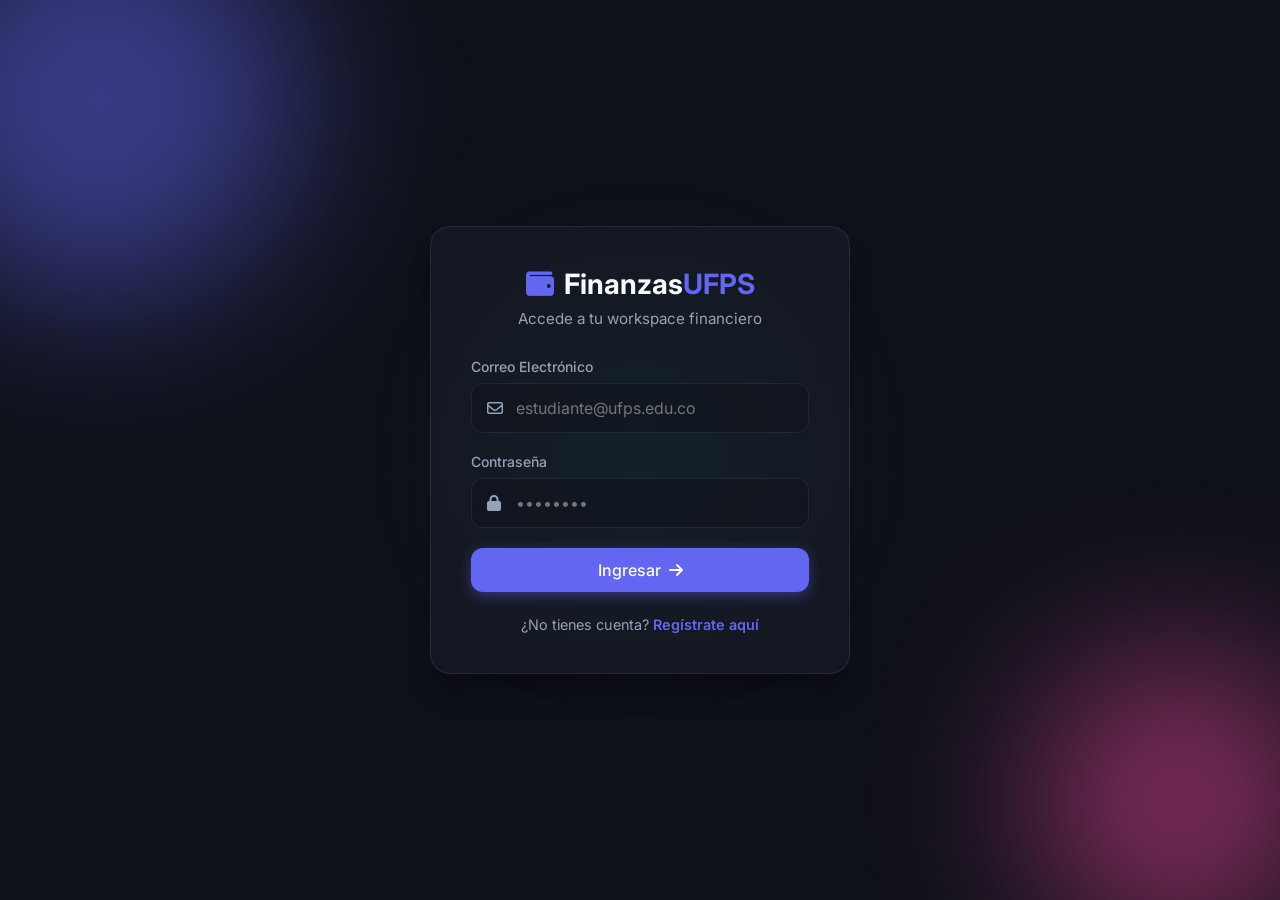
<file: index.html>
<!DOCTYPE html>
<html lang="es">
<head>
    <meta charset="UTF-8">
    <meta name="viewport" content="width=device-width, initial-scale=1.0">
    <title>Finanzas UFPS - Login</title>
    <link rel="icon" href="data:image/svg+xml,<svg xmlns=%22http://www.w3.org/2000/svg%22 viewBox=%220 0 100 100%22><text y=%22.9em%22 font-size=%2290%22>💳</text></svg>">
    <link href="https://fonts.googleapis.com/css2?family=Inter:wght@300;400;500;600;700&display=swap" rel="stylesheet">
    <link href="https://cdnjs.cloudflare.com/ajax/libs/font-awesome/6.4.0/css/all.min.css" rel="stylesheet">
    <link rel="stylesheet" href="css/style.css">
</head>
<body class="auth-page">
    <div class="auth-container glass-panel">
        <div class="auth-header">
            <div class="logo">
                <i class="fa-solid fa-wallet"></i>
                <span>Finanzas<strong>UFPS</strong></span>
            </div>
            <p id="auth-subtitle">Accede a tu workspace financiero</p>
        </div>

        <!-- Alertas -->
        <div id="auth-alert" class="alert hidden"></div>

        <!-- Login Form -->
        <form id="login-form" class="auth-form">
            <div class="form-group">
                <label for="login-email">Correo Electrónico</label>
                <div class="input-icon">
                    <i class="fa-regular fa-envelope"></i>
                    <input type="email" id="login-email" placeholder="estudiante@ufps.edu.co" required>
                </div>
            </div>
            <div class="form-group">
                <label for="login-password">Contraseña</label>
                <div class="input-icon">
                    <i class="fa-solid fa-lock"></i>
                    <input type="password" id="login-password" placeholder="••••••••" required>
                </div>
            </div>
            <button type="submit" class="btn btn-primary btn-block" id="btn-login">
                <span>Ingresar</span>
                <i class="fa-solid fa-arrow-right"></i>
            </button>
            <p class="auth-switch">¿No tienes cuenta? <a href="#" id="go-to-register">Regístrate aquí</a></p>
        </form>

        <!-- Register Form -->
        <form id="register-form" class="auth-form hidden">
            <div class="form-group">
                <label for="reg-nombre">Nombre Completo</label>
                <div class="input-icon">
                    <i class="fa-regular fa-user"></i>
                    <input type="text" id="reg-nombre" placeholder="Juan Pérez" required>
                </div>
            </div>
            <div class="form-group">
                <label for="reg-email">Correo Electrónico</label>
                <div class="input-icon">
                    <i class="fa-regular fa-envelope"></i>
                    <input type="email" id="reg-email" placeholder="estudiante@ufps.edu.co" required>
                </div>
            </div>
            <div class="form-group">
                <label for="reg-password">Contraseña</label>
                <div class="input-icon">
                    <i class="fa-solid fa-lock"></i>
                    <input type="password" id="reg-password" placeholder="••••••••" required minlength="6">
                </div>
            </div>
            <button type="submit" class="btn btn-primary btn-block" id="btn-register">
                <span>Crear Cuenta</span>
                <i class="fa-solid fa-user-plus"></i>
            </button>
            <p class="auth-switch">¿Ya tienes cuenta? <a href="#" id="go-to-login">Inicia sesión</a></p>
        </form>
    </div>

    <!-- Background decoration -->
    <div class="bg-shape shape-1"></div>
    <div class="bg-shape shape-2"></div>
    <div class="bg-shape shape-3"></div>

    <script type="module" src="js/auth.js"></script>
</body>
</html>
</file>
<file: css/style.css>
:root {
    --bg-dark: #0f111a;
    --bg-panel: rgba(25, 28, 41, 0.65);
    --bg-panel-hover: rgba(35, 38, 55, 0.8);
    --primary: #6366f1;
    --primary-hover: #4f46e5;
    --secondary: #ec4899;
    --success: #10b981;
    --danger: #ef4444;
    --warning: #f59e0b;
    --text-main: #f8fafc;
    --text-muted: #94a3b8;
    --border-color: rgba(255, 255, 255, 0.08);
    --glass-blur: blur(16px);
    --shadow-sm: 0 4px 6px -1px rgba(0, 0, 0, 0.1);
    --shadow-md: 0 10px 15px -3px rgba(0, 0, 0, 0.25);
    --shadow-lg: 0 20px 25px -5px rgba(0, 0, 0, 0.4);
    --transition: all 0.3s cubic-bezier(0.4, 0, 0.2, 1);
    --radius-md: 12px;
    --radius-lg: 20px;
}

* {
    margin: 0;
    padding: 0;
    box-sizing: border-box;
    font-family: 'Inter', sans-serif;
}

body {
    background-color: var(--bg-dark);
    color: var(--text-main);
    min-height: 100vh;
    overflow-x: hidden;
    position: relative;
    display: flex;
    flex-direction: column;
}

/* Background Shapes for Glassmorphism Effect */
.bg-shape {
    position: fixed;
    border-radius: 50%;
    filter: blur(80px);
    z-index: -1;
    opacity: 0.5;
    animation: float 10s infinite alternate ease-in-out;
}
.shape-1 { width: 400px; height: 400px; background: var(--primary); top: -100px; left: -100px; }
.shape-2 { width: 300px; height: 300px; background: var(--secondary); bottom: -50px; right: -50px; animation-delay: -5s; }
.shape-3 { width: 250px; height: 250px; background: var(--success); top: 50%; left: 50%; transform: translate(-50%, -50%); opacity: 0.2; }

@keyframes float {
    0% { transform: translateY(0) scale(1); }
    100% { transform: translateY(-30px) scale(1.05); }
}

/* Glass Panels */
.glass-panel {
    background: var(--bg-panel);
    backdrop-filter: var(--glass-blur);
    -webkit-backdrop-filter: var(--glass-blur);
    border: 1px solid var(--border-color);
    border-radius: var(--radius-lg);
    box-shadow: var(--shadow-lg);
}

/* Utilities */
.hidden { display: none !important; }
.text-success { color: var(--success); }
.text-danger { color: var(--danger); }
.text-warning { color: var(--warning); }
.text-primary { color: var(--primary); }

/* Buttons */
.btn {
    display: inline-flex;
    align-items: center;
    justify-content: center;
    gap: 8px;
    padding: 12px 24px;
    border: none;
    border-radius: var(--radius-md);
    font-size: 1rem;
    font-weight: 500;
    cursor: pointer;
    transition: var(--transition);
    outline: none;
    text-decoration: none;
}
.btn-primary { background: var(--primary); color: white; box-shadow: 0 4px 14px rgba(99, 102, 241, 0.4); }
.btn-primary:hover { background: var(--primary-hover); transform: translateY(-2px); box-shadow: 0 6px 20px rgba(99, 102, 241, 0.6); }
.btn-danger { background: rgba(239, 68, 68, 0.2); color: var(--danger); border: 1px solid rgba(239, 68, 68, 0.3); }
.btn-danger:hover { background: var(--danger); color: white; }
.btn-success { background: rgba(16, 185, 129, 0.2); color: var(--success); border: 1px solid rgba(16, 185, 129, 0.3); }
.btn-success:hover { background: var(--success); color: white; }
.btn-block { width: 100%; }
.btn:disabled { opacity: 0.7; cursor: not-allowed; transform: none; }

/* Form Controls */
.form-group { margin-bottom: 20px; }
.form-group label {
    display: block;
    margin-bottom: 8px;
    font-size: 0.875rem;
    color: var(--text-muted);
    font-weight: 500;
}
.input-icon { position: relative; }
.input-icon i { position: absolute; left: 16px; top: 50%; transform: translateY(-50%); color: var(--text-muted); }
.input-icon input, .input-icon select { padding-left: 44px; }

input, select, textarea {
    width: 100%;
    padding: 14px 16px;
    background: rgba(15, 17, 26, 0.5);
    border: 1px solid var(--border-color);
    border-radius: var(--radius-md);
    color: var(--text-main);
    font-size: 1rem;
    transition: var(--transition);
}
input:focus, select:focus, textarea:focus {
    border-color: var(--primary);
    box-shadow: 0 0 0 3px rgba(99, 102, 241, 0.2);
    outline: none;
    background: rgba(15, 17, 26, 0.8);
}
select option { background: var(--bg-dark); color: var(--text-main); }

/* Alerts */
.alert { padding: 14px; border-radius: var(--radius-md); margin-bottom: 20px; font-size: 0.9rem; font-weight: 500; display: flex; align-items: center; gap: 10px; }
.alert-error { background: rgba(239, 68, 68, 0.15); border: 1px solid rgba(239, 68, 68, 0.3); color: var(--danger); }
.alert-success { background: rgba(16, 185, 129, 0.15); border: 1px solid rgba(16, 185, 129, 0.3); color: var(--success); }

/* Auth Page */
.auth-page { display: flex; align-items: center; justify-content: center; }
.auth-container { width: 100%; max-width: 420px; padding: 40px; margin: 20px; animation: slideUp 0.5s ease; }
@keyframes slideUp { from { transform: translateY(20px); opacity: 0; } to { transform: translateY(0); opacity: 1; } }
.auth-header { text-align: center; margin-bottom: 30px; }
.logo { font-size: 1.75rem; font-weight: 700; display: flex; align-items: center; justify-content: center; gap: 10px; margin-bottom: 8px; }
.logo i { color: var(--primary); }
.logo strong { color: var(--primary); }
.auth-header p { color: var(--text-muted); font-size: 0.95rem; }
.auth-switch { text-align: center; margin-top: 24px; font-size: 0.9rem; color: var(--text-muted); }
.auth-switch a { color: var(--primary); text-decoration: none; font-weight: 600; transition: var(--transition); }
.auth-switch a:hover { color: var(--secondary); }

/* Layout App */
.app-layout { display: flex; min-height: 100vh; }
.sidebar {
    width: 260px;
    background: rgba(15, 17, 26, 0.8);
    backdrop-filter: var(--glass-blur);
    border-right: 1px solid var(--border-color);
    padding: 24px 0;
    display: flex;
    flex-direction: column;
    transition: var(--transition);
    z-index: 10;
}
.sidebar .logo { margin-bottom: 40px; padding: 0 24px; justify-content: flex-start; }
.nav-menu { flex-grow: 1; display: flex; flex-direction: column; gap: 4px; padding: 0 12px; }
.nav-item {
    display: flex;
    align-items: center;
    gap: 12px;
    padding: 12px 16px;
    color: var(--text-muted);
    text-decoration: none;
    border-radius: var(--radius-md);
    transition: var(--transition);
    font-weight: 500;
}
.nav-item:hover, .nav-item.active { background: rgba(99, 102, 241, 0.1); color: var(--primary); }
.nav-item i { font-size: 1.1rem; width: 24px; text-align: center; }

.main-content { flex-grow: 1; padding: 30px 40px; overflow-y: auto; height: 100vh; }
.topbar { display: flex; justify-content: space-between; align-items: center; margin-bottom: 30px; padding-bottom: 20px; border-bottom: 1px solid var(--border-color); }
.page-title { font-size: 1.5rem; font-weight: 600; }
.user-info { display: flex; align-items: center; gap: 16px; }
.workspace-selector { background: transparent; border: 1px solid var(--border-color); color: var(--text-main); padding: 8px 12px; border-radius: var(--radius-md); outline: none; }
.user-avatar { width: 40px; height: 40px; border-radius: 50%; background: var(--primary); display: flex; align-items: center; justify-content: center; font-weight: 600; }
.logout-btn { background: none; border: none; color: var(--text-muted); cursor: pointer; font-size: 1.25rem; transition: var(--transition); }
.logout-btn:hover { color: var(--danger); transform: scale(1.1); }

/* Dashboard Cards */
.grid-3 { display: grid; grid-template-columns: repeat(auto-fit, minmax(300px, 1fr)); gap: 24px; margin-bottom: 30px; }
.grid-2 { display: grid; grid-template-columns: repeat(auto-fit, minmax(400px, 1fr)); gap: 24px; margin-bottom: 30px; }
.stat-card { padding: 24px; display: flex; align-items: center; justify-content: space-between; position: relative; overflow: hidden; }
.stat-info h3 { font-size: 0.9rem; color: var(--text-muted); font-weight: 500; margin-bottom: 8px; }
.stat-info .amount { font-size: 2rem; font-weight: 700; letter-spacing: -0.5px; }
.stat-icon { width: 60px; height: 60px; border-radius: 50%; display: flex; align-items: center; justify-content: center; font-size: 1.5rem; }
.stat-icon.inc { background: rgba(16, 185, 129, 0.1); color: var(--success); }
.stat-icon.exp { background: rgba(239, 68, 68, 0.1); color: var(--danger); }
.stat-icon.bal { background: rgba(99, 102, 241, 0.1); color: var(--primary); }

/* Chart Container */
.chart-container { padding: 24px; height: 400px; display: flex; flex-direction: column; }
.chart-container h3 { margin-bottom: 20px; font-size: 1.1rem; color: var(--text-muted); }
.chart-wrapper { flex-grow: 1; position: relative; }

/* Table styles */
.table-container { overflow-x: auto; }
table { width: 100%; border-collapse: collapse; text-align: left; }
th, td { padding: 16px; border-bottom: 1px solid var(--border-color); }
th { font-size: 0.85rem; text-transform: uppercase; letter-spacing: 0.5px; color: var(--text-muted); font-weight: 600; }
tbody tr { transition: var(--transition); }
tbody tr:hover { background: rgba(255, 255, 255, 0.02); }
.badge { padding: 4px 10px; border-radius: 20px; font-size: 0.75rem; font-weight: 600; }
.badge.INGRESO { background: rgba(16, 185, 129, 0.15); color: var(--success); }
.badge.GASTO { background: rgba(239, 68, 68, 0.15); color: var(--danger); }

/* Modals */
.modal-overlay { position: fixed; top: 0; left: 0; width: 100%; height: 100%; background: rgba(0, 0, 0, 0.6); backdrop-filter: blur(4px); z-index: 1000; display: flex; align-items: center; justify-content: center; opacity: 0; pointer-events: none; transition: var(--transition); }
.modal-overlay.active { opacity: 1; pointer-events: all; }
.modal-content { width: 100%; max-width: 500px; padding: 30px; transform: translateY(20px); transition: var(--transition); position: relative; }
.modal-overlay.active .modal-content { transform: translateY(0); }
.modal-close { position: absolute; top: 20px; right: 20px; background: none; border: none; color: var(--text-muted); font-size: 1.25rem; cursor: pointer; transition: var(--transition); }
.modal-close:hover { color: var(--danger); }
.modal-title { margin-bottom: 24px; font-size: 1.5rem; }

/* Mobile Menu Toggle */
.mobile-toggle { display: none; background: none; border: none; color: var(--text-main); font-size: 1.5rem; cursor: pointer; margin-right: 16px; }

/* Loading Spinner */
.spinner { width: 40px; height: 40px; border: 4px solid rgba(255,255,255,0.1); border-top-color: var(--primary); border-radius: 50%; animation: spin 1s linear infinite; margin: 20px auto; }
.spinner-sm { width: 20px; height: 20px; border-width: 2px; margin: 0; display: inline-block; vertical-align: middle; }
@keyframes spin { to { transform: rotate(360deg); } }

/* Toast Notification */
#toast-container { position: fixed; bottom: 30px; right: 30px; z-index: 9999; display: flex; flex-direction: column; gap: 10px; }
.toast { padding: 15px 25px; border-radius: var(--radius-md); font-weight: 500; display: flex; align-items: center; gap: 12px; box-shadow: var(--shadow-lg); animation: slideInRight 0.3s forwards, slideOutRight 0.3s forwards 4s; }
.toast i { font-size: 1.2rem; }
.toast-success { background: var(--success); color: white; }
.toast-error { background: var(--danger); color: white; }
@keyframes slideInRight { from { transform: translateX(100%); opacity: 0; } to { transform: translateX(0); opacity: 1; } }
@keyframes slideOutRight { from { transform: translateX(0); opacity: 1; } to { transform: translateX(100%); opacity: 0; } }

/* Responsive */
@media (max-width: 768px) {
    .app-layout { flex-direction: column; }
    .sidebar { position: fixed; width: 280px; height: 100vh; transform: translateX(-100%); z-index: 100; }
    .sidebar.open { transform: translateX(0); }
    .main-content { padding: 20px; height: auto; min-height: 100vh; }
    .mobile-toggle { display: block; }
    .topbar { justify-content: flex-start; }
    .user-info { margin-left: auto; }
}
</file>
